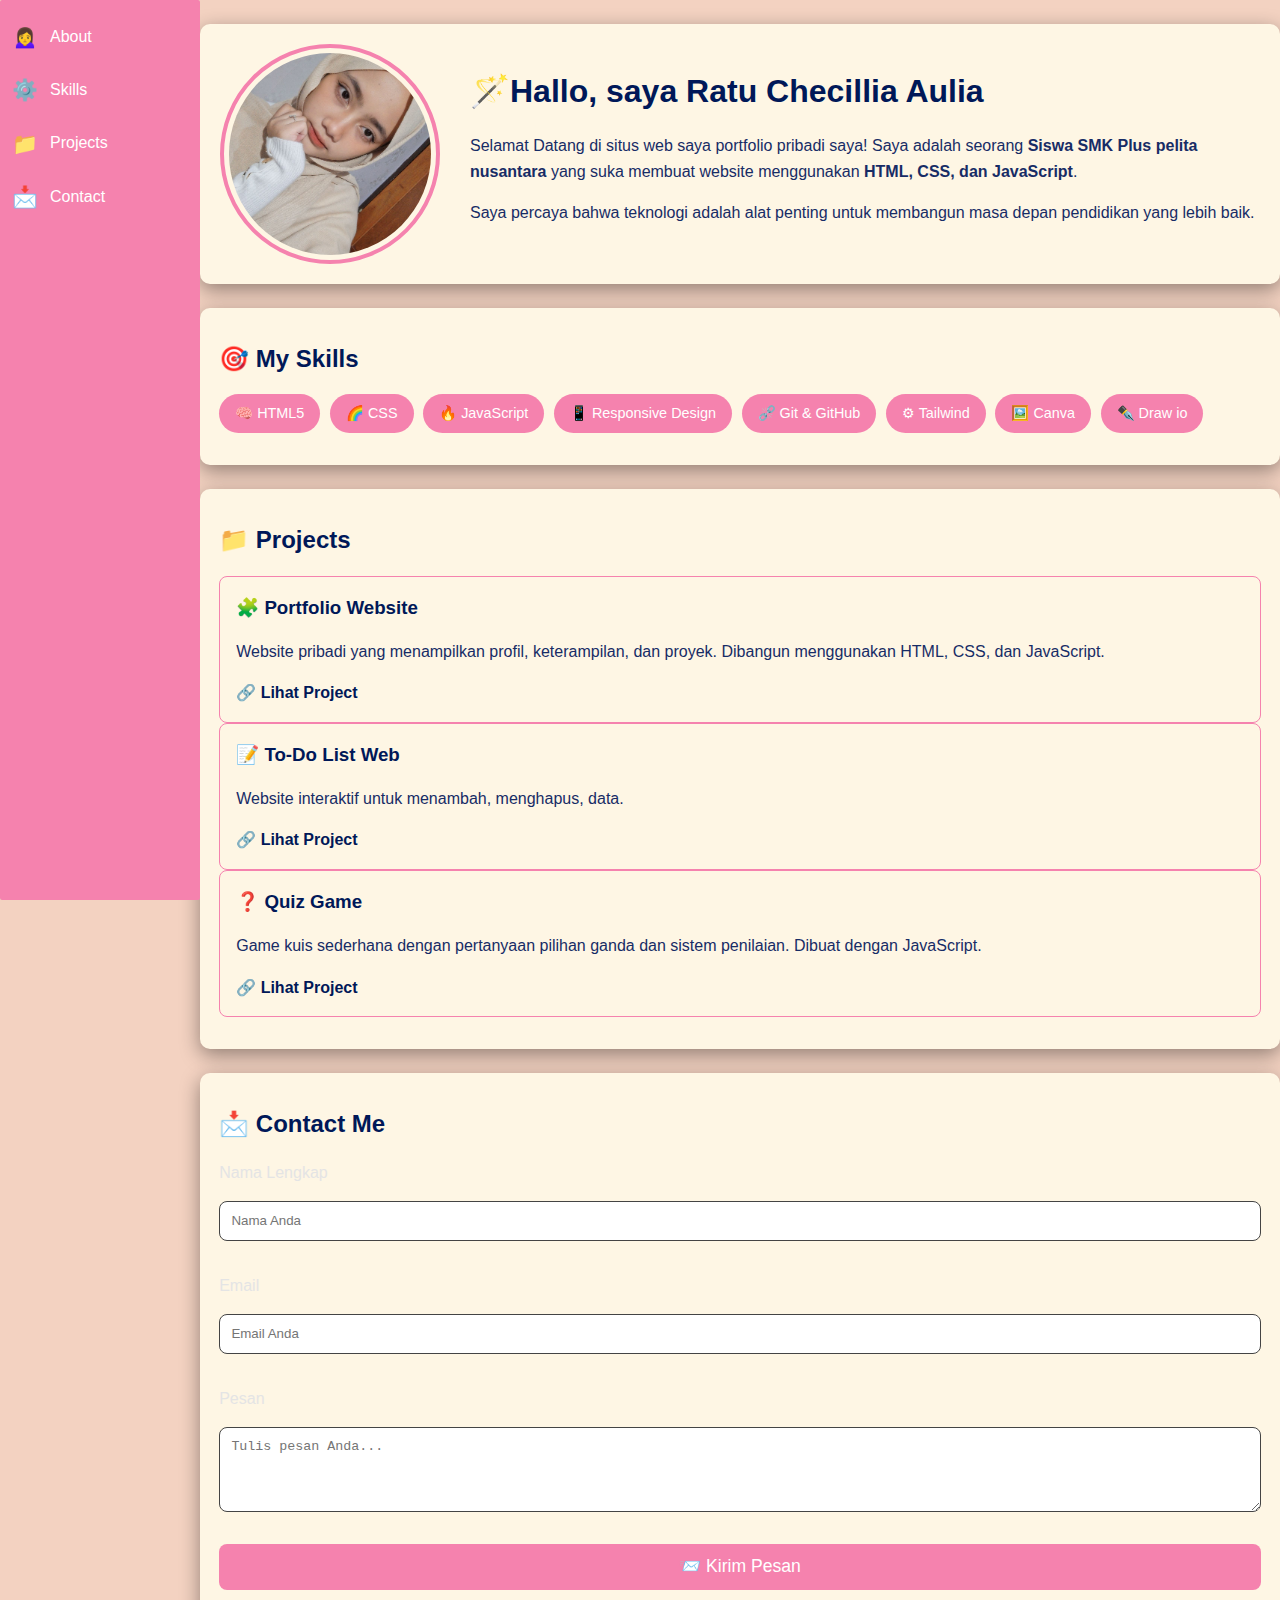
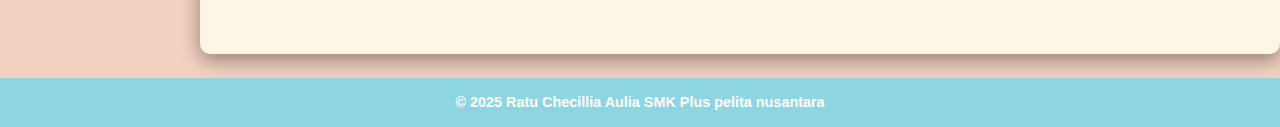
<file: Portofolio/index.html>
<!DOCTYPE html>
<html lang="en">
<head>
  <meta charset="UTF-8" />
  <meta name="viewport" content="width=device-width, initial-scale=1.0"/>
  <link rel="stylesheet" href="style.css" />
  <title>Portfolio</title>
</head>
<body>

  <!-- Sidebar -->
  <div class="sidebar">
    <ul>
      <li><a href="#about"><span class="icon">🙍‍♀️</span><span class="text">About</span></a></li>
      <li><a href="#skills"><span class="icon">⚙️</span><span class="text">Skills</span></a></li>
      <li><a href="#projects"><span class="icon">📁</span><span class="text">Projects</span></a></li>
      <li><a href="#contact"><span class="icon">📩</span><span class="text">Contact</span></a></li>
    </ul>
  </div>

  <!-- Main Content -->
  <main class="container" tabindex="0">
    <!-- About section -->
    <section id="about" class="about-me" aria-label="About Me section">
      <img src="img/profile.jpg" alt="foto-profil" class="foto-profil" />
      <div class="text-container">
        <h1>🪄Hallo, saya <strong>Ratu Checillia Aulia</strong></h1>
        <p>
          Selamat Datang di situs web saya portfolio pribadi saya! Saya adalah seorang 
          <strong>Siswa SMK Plus pelita nusantara</strong> yang suka membuat website menggunakan 
          <strong>HTML, CSS, dan JavaScript</strong>.
        </p>
        <p>
          Saya percaya bahwa teknologi adalah alat penting untuk membangun masa depan pendidikan yang lebih baik.
        </p>
      </div>
    </section>

    <!-- Skill Section -->
    <section id="skills" aria-label="Skills section">
      <h2>🎯 My Skills</h2>
      <div class="skills-list" role="list">
        <span class="skill" role="listitem">🧠 HTML5</span>
        <span class="skill" role="listitem">🌈 CSS</span>
        <span class="skill" role="listitem">🔥 JavaScript</span>
        <span class="skill" role="listitem">📱 Responsive Design</span> 
        <span class="skill" role="listitem">⛓‍💥 Git & GitHub</span> 
        <span class="skill" role="listitem">⚙ Tailwind</span> 
        <span class="skill" role="listitem">🖼️ Canva</span> 
        <span class="skill" role="listitem">✒️ Draw io</span> 
      </div>
    </section>

    <!-- Projects Section -->
    <section id="projects" aria-label="Projects section">
      <h2>📁 Projects</h2>
      <div class="projects-list">
        <article class="project-item" tabindex="0">
          <h3>🧩 Portfolio Website</h3>
          <p>Website pribadi yang menampilkan profil, keterampilan, dan proyek. Dibangun menggunakan HTML, CSS, dan JavaScript.</p>
          <a href="#" class="project-link" target="_blank" rel="noopener">🔗 Lihat Project</a>
        </article>

        <article class="project-item" tabindex="0">
          <h3>📝 To-Do List Web</h3>
          <p>Website interaktif untuk menambah, menghapus, data.</p>
          <a href="admin_login.html" class="project-link" target="_blank" rel="noopener">🔗 Lihat Project</a>
        </article>

        <article class="project-item" tabindex="0">
          <h3>❓ Quiz Game</h3>
          <p>Game kuis sederhana dengan pertanyaan pilihan ganda dan sistem penilaian. Dibuat dengan JavaScript.</p>
          <a href="#" class="project-link" target="_blank" rel="noopener">🔗 Lihat Project</a>
        </article>
      </div>
    </section>

    <!-- Contact Section -->
    <section id="contact" aria-label="Contact section">
      <h2>📩 Contact Me</h2>
      <form id="contact-form" novalidate>
        <label for="name">Nama Lengkap</label>
        <input type="text" id="name" name="name" placeholder="Nama Anda" required />
        <div class="error" id="name-error"></div>

        <label for="email">Email</label>
        <input type="email" id="email" name="email" placeholder="Email Anda" required />
        <div class="error" id="email-error"></div>

        <label for="message">Pesan</label>
        <textarea id="message" name="message" rows="4" placeholder="Tulis pesan Anda..." required></textarea>
        <div class="error" id="message-error"></div>

        <button type="submit">📨 Kirim Pesan</button>
        <p class="success-msg" id="success-message" aria-live="polite"></p>
      </form>
    </section>
  </main>

  <!-- Footer -->
  <footer>
    &copy; 2025 Ratu Checillia Aulia SMK Plus pelita nusantara
  </footer>

  <script src="script.js"></script>
</body>
</html>
</file>
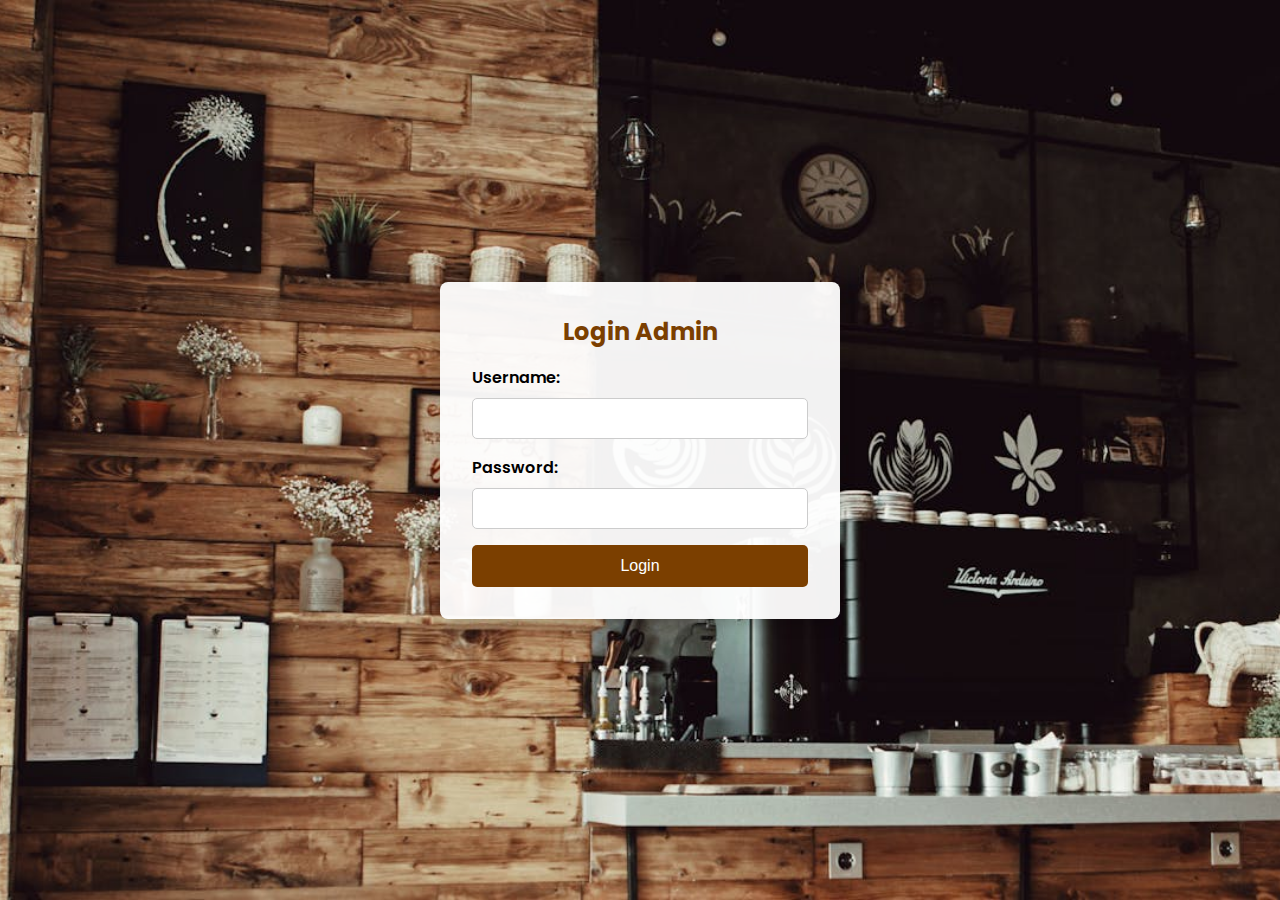
<file: Portofolio/admin_login.html>
<!DOCTYPE html>
<html>
<head>
    <title>Login Admin</title>
    <link rel="stylesheet" href="admin.css">
</head>
<body>
    <div class="card">
        <h2>Login Admin</h2>

        <form method="POST" action="">
            <label>Username:</label>
            <input type="text" name="username" required>

            <label>Password:</label>
            <input type="password" name="password" required>

            <button type="submit" name="login">Login</button>
        </form>
    </div>
</body>
</html>
</file>
<file: Portofolio/style.css>
* {
    margin: 0;
    padding: 0;
    box-sizing: border-box;
}

html {
    scroll-behavior: smooth;
}
body {
    font-family:'Segoe UI', Tahoma, Geneva, Verdana, sans-serif;
    background-color: #f3d2c1;
    color: #e4e4e4;
    line-height: 1.6;
}
a {
    color: #6ca0f6;
    text-decoration: none;
    transition: 0.3s;
}

a:hover{
    text-decoration: underline;
}
header {
    background-color: #12122b;
    color: #ffffff;
    padding: 1rem 1.5rem;
    position: sticky;
    top: 0;
    z-index: 999;
    box-shadow: 0 4px 12px rgba(0, 0, 0, 0.4);
}
nav {
    display: flex;
    justify-content: space-between;
    align-items: center;
}
.logo {
    font-size: 1.3rem;
    font-weight: bold;
}
nav ul{
    list-style: none;
    display: flex;
    gap: 1.2rem;
    font-weight: 500;
}
@media (max-width:500px) {
    nav-ul {
        font-size: 0.9rem;
        gap: 0.8rem;
    }
}
section {
    border-color: #2a2a3d;
    background-color: #fef6e4;
    padding: 2rem 1.2rem;
    margin: 1.5rem auto;
    border-radius: 10px;
    box-shadow: 0 6px 20px rgba(0, 0, 0, 0.4);
    max-width: 130vh;
}
h1 {
    color: #001858;
    margin-bottom: 1rem;
}
h2, h3 {
    color: #001858;
    margin-bottom: 1rem;
}
p{
    margin-bottom: 1rem;
    color: #172c66;
}
.about-me {
  display: flex;
  align-items: center;
  gap: 30px;
  padding: 20px;
  flex-wrap: nowrap;
  justify-content: flex-start;
}

.foto-profil {
  width: 220px;
  height: 220px;
  border-radius: 50%;
  object-fit: cover;
  object-position: 50% 68%;
  flex-shrink: 0;
  border: 4px solid #f582ae;
  padding: 5px;
}

.text-container {
  flex: 1;
  color: #001858;
}

.skills-list {
    display: flex;
    flex-wrap: wrap;
    gap: 0.6rem;
}
.skill {
    background: #f582ae;
    color: white;
    padding: 0.5rem 1rem;
    border-radius: 25px;
    font-size: 0.9rem;
    font-weight: 500;
}
.project-list {
    display: flex;
    flex-direction: column;
    gap: 1.2rem;
}
.project-item {
    border: 1.5px solid #f582ae;
    border-radius: 8px;
    padding: 1rem;
}
.project-link {
    color: #001858;
    font-weight: 600;
}
form {
    display: flex;
    flex-direction: column;
    gap: 1rem;
}
input, textarea {
    background-color: white;
    color: #001858;
    padding: 0.7rem;
    border: 1.5px solid #444;
    border-radius: 8px;
}
input:focus, textarea:focus {
    border-color: #f582ae;
    box-shadow: 0 0 5px #6ca0f6;
}
button {
    background: #f582ae;
    color: white;
    padding: 0.8rem;
    font-size: 1.1rem;
    border: none;
    border-radius: 8px;
    cursor: pointer;
}
button:hover {
    background: #4b78d8;
}
.error {
    color: red;
}
.sucsess-msg {
    color: #3ddc91;
}
footer {
    text-align: center;
    font-size: 0.9rem;
    font-weight: bold;
    padding: 0.8rem 0; 
    color: #ffffff; 
    background-color: #8dd5e0; 
}
/* Tambahin di bawah semua CSS yang udah ada */
.sidebar {
  position: fixed;
  top: 0;
  left: 0;
  width: 60px;
  height: 100%;
  background-color: #f582ae;
  padding: 20px 10px;
  box-sizing: border-box;
  color: #fff;
  overflow: hidden;
  border-radius: 2px;
  transition: width 0.75s ease;
  z-index: 999;
}

.sidebar:hover {
  width: 200px;
}

.sidebar ul {
  list-style: none;
  padding: 0;
  margin: 0;
}

.sidebar li {
  margin-bottom: 20px;
}

.sidebar a {
  display: flex;
  align-items: center;
  color: white;
  text-decoration: none;
  font-weight: 500;
  transition: 0.3s;
}

.sidebar .icon {
  font-size: 1.3rem;
  width: 30px;
  text-align: center;
}

.sidebar .text {
  display: none;
  margin-left: 10px;
}

.sidebar:hover .text {
  display: inline;
}

/* Biar konten geser ke kanan saat sidebar terbuka */
header, main {
  margin-left: 60px;
  transition: margin-left 0.75s ease;
}

.sidebar:hover ~ header,
.sidebar:hover ~ main {
  margin-left: 200px;
}
</file>
<file: Portofolio/admin.css>
/* Import font */
@import url('https://fonts.googleapis.com/css2?family=Poppins:wght@400;600&display=swap');

/* Reset dasar */
* {
    margin: 0;
    padding: 0;
    box-sizing: border-box;
}

/* style Login */
body {
    font-family: 'Poppins', sans-serif;
    background: url("img/bg-About.jpg") center/cover no-repeat;
    height: 100vh;
    display: flex;
    justify-content: center;
    align-items: center;
}


.card {
    background: rgba(255, 255, 255, 0.95);
    width: 400px;
    max-width: 90%;
    padding: 2rem;
    border-radius: 8px;
    box-shadow: 0 5px 15px rgba(0, 0, 0, 0.2);
    text-align: center;
}

.card h2 {
    color: #7B3F00; /* Warna kopi */
    margin-bottom: 1rem;
}


.card form {
    display: flex;
    flex-direction: column;
}

.card label {
    text-align: left;
    font-weight: 600;
    margin-bottom: 0.5rem;
}

.card input {
    padding: 0.75rem;
    margin-bottom: 1rem;
    border: 1px solid #ccc;
    border-radius: 5px;
}


.card button {
    background: #7B3F00;
    color: white;
    padding: 0.75rem;
    border: none;
    border-radius: 5px;
    font-size: 1rem;
    cursor: pointer;
    transition: background 0.3s;
}

.card button:hover {
    background: #5f2f00;
}

/* Pesan error */
.alert {
    padding: 0.75rem;
    border-radius: 5px;
    margin-bottom: 1rem;
    font-weight: 600;
    text-align: center;
}

.alert.error {
    background: #f8d7da;
    color: #721c24;
}

/* ---------------- DASHBOARD STYLE ---------------- */

.admin-dashboard-body {
    font-family: 'Poppins', sans-serif;
    background: url("IMG/header-bg.jpg") center/cover no-repeat;
    min-height: 100vh;
    display: flex;
    justify-content: center;
    align-items: center;
}


.dashboard-card {
    background: white;
    width: 90%;
    max-width: 1200px;
    padding: 2rem;
    border-radius: 8px;
    box-shadow: 0 5px 15px rgba(0, 0, 0, 0.1);
}


.dashboard-card h2 {
    color: #7B3F00;
    text-align: center;
    margin-bottom: 1rem;
}


.logout {
    float: right;
    text-decoration: none;
    background: #7B3F00;
    color: white;
    padding: 0.5rem 1rem;
    border-radius: 5px;
    font-weight: 600;
}

.logout:hover {
    background: #5f2f00;
}


table {
    width: 100%;
    border-collapse: collapse;
    margin-top: 1rem;
}

table thead {
    background: #7B3F00;
    color: white;
}

table th, table td {
    padding: 0.75rem;
    border: 1px solid #ddd;
    text-align: left;
}

table tr:nth-child(even) {
    background: #f2f2f2;
}

table a {
    color: #7B3F00;
    font-weight: 600;
}
</file>
